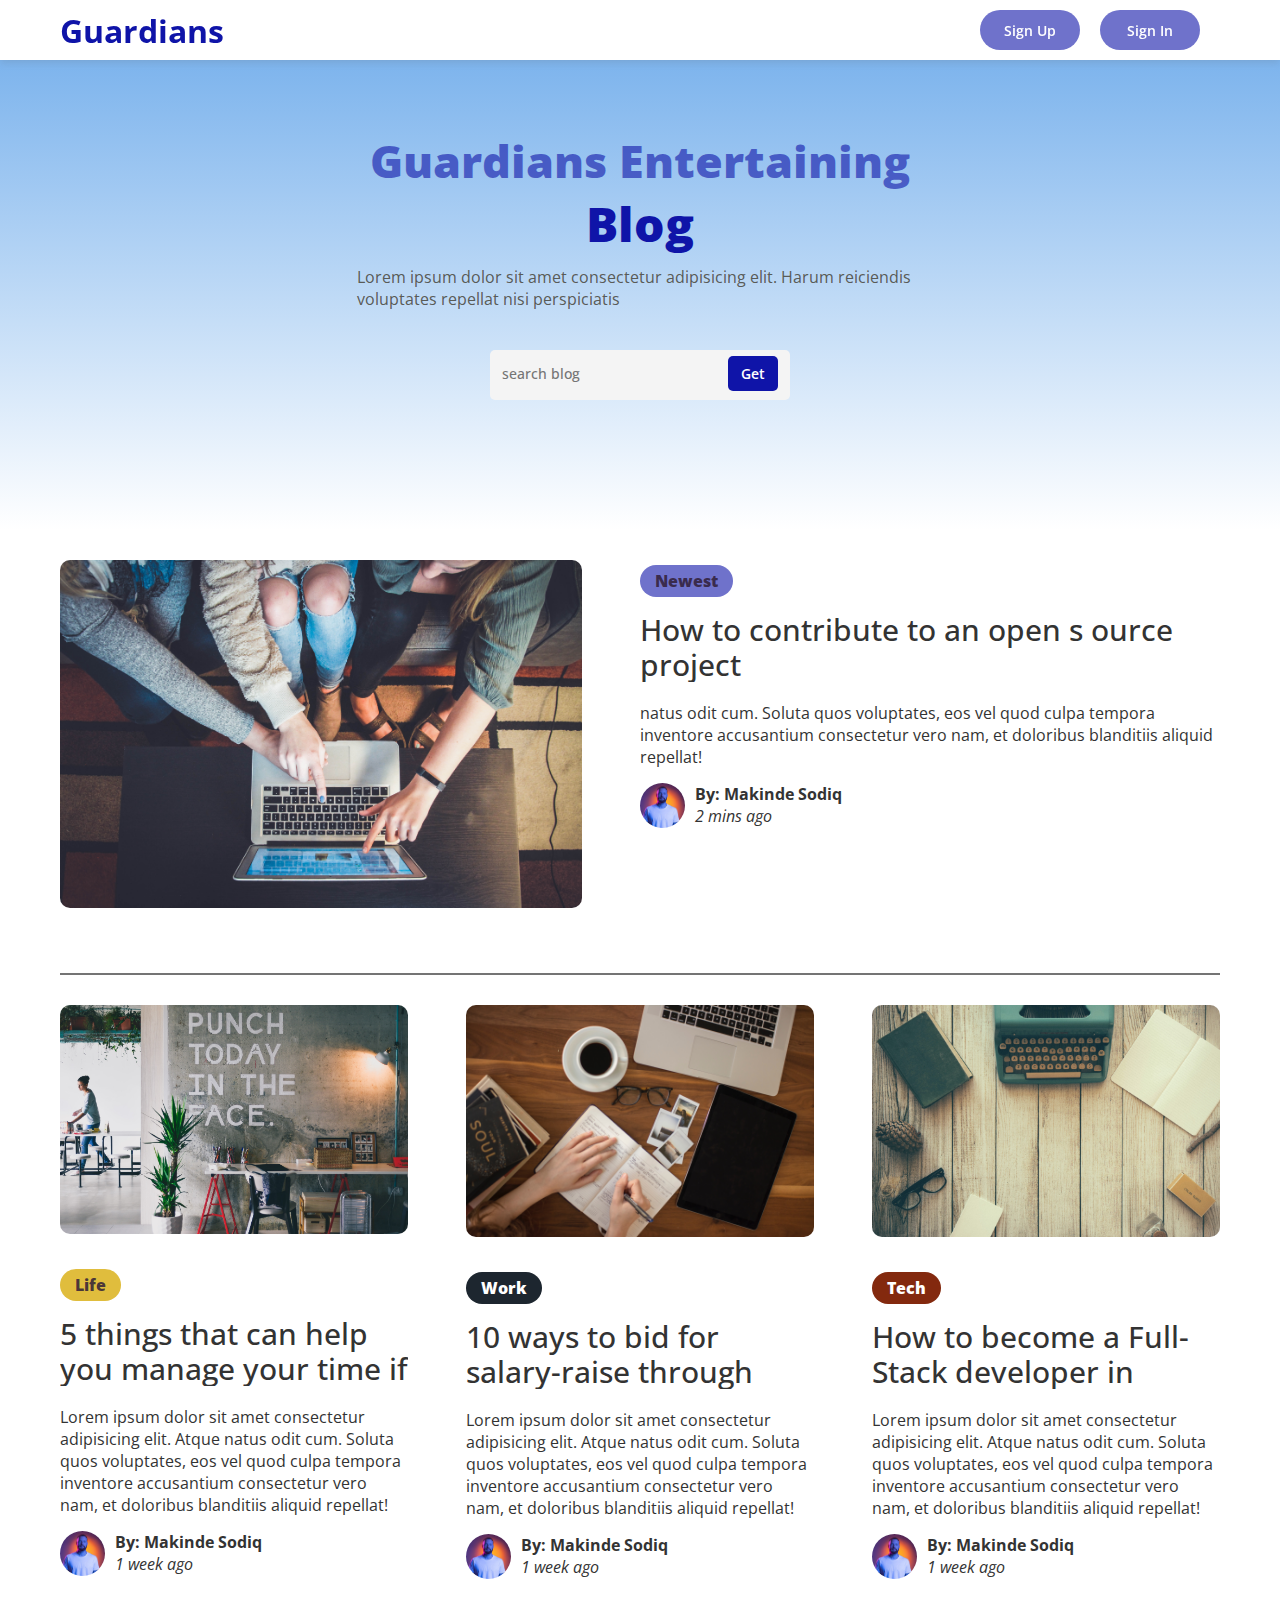
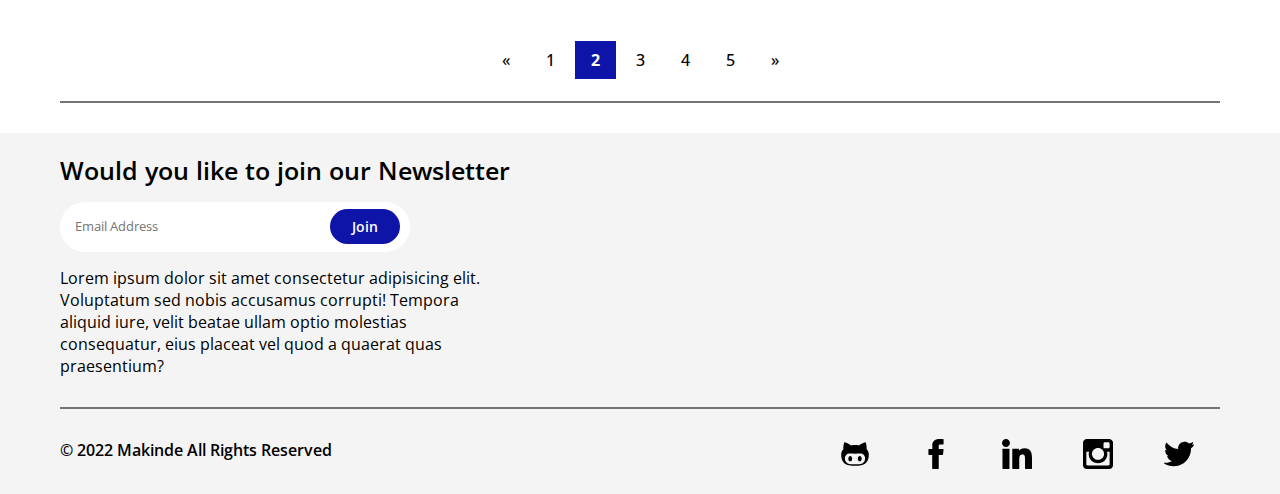
<file: index.html>
<!DOCTYPE html>
<html lang="en">
  <head>
    <meta charset="UTF-8" />
    <meta http-equiv="X-UA-Compatible" content="IE=edge" />
    <meta
      name="description"
      content="This website showcase 4 must-read blog every week"
    />
    <meta name="viewport" content="width=device-width, initial-scale=1.0" />
    <title>Grandians - Blog Webpage</title>
    <link rel="stylesheet" href="./assets/style.css" />
    <link rel="preconnect" href="https://fonts.googleapis.com" />
    <link rel="preconnect" href="https://fonts.gstatic.com" crossorigin />
    <link
      href="https://fonts.googleapis.com/css2?family=Inter:wght@400;500;600;700;800;900&family=Open+Sans:ital,wght@0,400;0,500;0,600;0,700;0,800;1,400;1,500;1,600;1,700;1,800&display=swap"
      rel="stylesheet"
    />
  </head>
  <body>
    <nav>
      <div class="container navbar">
        <h1><a href="index.html">Guardians</a></h1>

        <ul class="navlinks">
          <li><a href="profile.html">Profile</a></li>
          <button><a href="./forms/sign.html">Sign Up</a></button>
          <button><a href="./forms/log.html">Sign In</a></button>
        </ul>

        <button class="away"><a href="./forms/sign.html">Sign Up</a></button>
        <button class="away"><a href="./forms/log.html">Sign In</a></button>

        <div class="hamburger">
          <div class="line1"></div>
          <div class="line1"></div>
          <div class="line1"></div>
        </div>
      </div>
    </nav>

    <div class="main_banner">
      <div class="container banner">
        <div class="inner">
          <h2>
            Guardians Entertaining
            <span>Blog</span>
          </h2>
          <p>
            Lorem ipsum dolor sit amet consectetur adipisicing elit. Harum
            reiciendis voluptates repellat nisi perspiciatis
          </p>

          <div class="search_field">
            <form action="">
              <input type="text" placeholder="search blog" />
              <button type="submit">Get</button>
            </form>
          </div>
        </div>
      </div>
    </div>

    <!-- ===========
    BLOG POST
    ============= -->
    <div class="container main_blog">
      <div class="first_blog num1">
        <img src="images/blog1.jpg" class="main_pic" />

        <div class="component1">
          <a href="content.html">
            <label for="">Newest</label>
            <h3>How to contribute to an open s ource project</h3>
            <p>
              natus odit cum. Soluta quos voluptates, eos vel quod culpa tempora
              inventore accusantium consectetur vero nam, et doloribus
              blanditiis aliquid repellat!
            </p>

            <div class="by">
              <a href="profile.html">
                <img src="images/avatar.jpg" alt="" />
                <div class="name">
                  <h4>By: <span>Makinde Sodiq</span></h4>
                  <i>2 mins ago</i>
                </div>
              </a>
            </div>
          </a>
        </div>
      </div>
      <hr />

      <div class="other_blogs">
        <div class="first_blog others">
          <img src="images/blog2.jpg" class="main_pic" />

          <div class="component1">
            <label for="" style="background-color: rgb(224, 189, 61)"
              >Life</label
            >
            <a href="content.html">
              <h3>
                5 things that can help you manage your time if you are a
                busy-person
              </h3>
              <p>
                Lorem ipsum dolor sit amet consectetur adipisicing elit. Atque
                natus odit cum. Soluta quos voluptates, eos vel quod culpa
                tempora inventore accusantium consectetur vero nam, et doloribus
                blanditiis aliquid repellat!
              </p>

              <div class="by">
                <a href="profile.html">
                  <img src="images/avatar.jpg" alt="" />
                  <div class="name">
                    <h4>By: <span>Makinde Sodiq</span></h4>
                    <i>1 week ago</i>
                  </div>
                </a>
              </div>
            </a>
          </div>
        </div>

        <div class="first_blog others">
          <img src="images/blog3.jpg" class="main_pic" />

          <div class="component1">
            <label
              for=""
              style="background-color: rgb(29, 38, 47); color: white"
              >Work</label
            >
            <a href="content.html">
              <h3>10 ways to bid for salary-raise through email</h3>
              <p>
                Lorem ipsum dolor sit amet consectetur adipisicing elit. Atque
                natus odit cum. Soluta quos voluptates, eos vel quod culpa
                tempora inventore accusantium consectetur vero nam, et doloribus
                blanditiis aliquid repellat!
              </p>

              <div class="by">
                <a href="profile.html">
                  <img src="images/avatar.jpg" alt="" />
                  <div class="name">
                    <h4>By: <span>Makinde Sodiq</span></h4>
                    <i>1 week ago</i>
                  </div>
                </a>
              </div>
            </a>
          </div>
        </div>

        <div class="first_blog others">
          <img src="images/blog4.jpg" class="main_pic" />

          <div class="component1">
            <label
              for=""
              style="background-color: rgb(131, 41, 14); color: white"
              >Tech</label
            >
            <a href="content.html">
              <h3>How to become a Full-Stack developer in 8months</h3>
              <p>
                Lorem ipsum dolor sit amet consectetur adipisicing elit. Atque
                natus odit cum. Soluta quos voluptates, eos vel quod culpa
                tempora inventore accusantium consectetur vero nam, et doloribus
                blanditiis aliquid repellat!
              </p>

              <div class="by">
                <a href="profile.html">
                  <img src="images/avatar.jpg" alt="" />
                  <div class="name">
                    <h4>By: <span>Makinde Sodiq</span></h4>
                    <i>1 week ago</i>
                  </div>
                </a>
              </div>
            </a>
          </div>
        </div>
      </div>

      <div class="pagination">
        <a href="#">&laquo;</a>
        <a href="#">1</a>
        <a class="active" href="#">2</a>
        <a href="#">3</a>
        <a href="#">4</a>
        <a href="#">5</a>

        <a href="#">&raquo;</a>
      </div>
      <hr />
    </div>

    <footer>
      <div class="container">
        <div class="foot">
          <h3>Would you like to join our Newsletter</h3>
          <div class="new_mail">
            <form action="">
              <input type="text" placeholder="Email Address" />
              <button type="submit">Join</button>
            </form>
          </div>
          <p>
            Lorem ipsum dolor sit amet consectetur adipisicing elit. Voluptatum
            sed nobis accusamus corrupti! Tempora aliquid iure, velit beatae
            ullam optio molestias consequatur, eius placeat vel quod a quaerat
            quas praesentium?
          </p>
          <hr />

          <div class="copyr">
            <ul class="socials">
              <li>
                <a href=""><img src="./svg/github-svgrepo-com.svg" alt="" /></a>
              </li>
              <li>
                <a href=""
                  ><img src="./svg/facebook-svgrepo-com.svg" alt=""
                /></a>
              </li>
              <li>
                <a href=""
                  ><img src="./svg/linkedin-svgrepo-com.svg" alt=""
                /></a>
              </li>
              <li>
                <a href=""
                  ><img src="./svg/instagram-svgrepo-com.svg" alt=""
                /></a>
              </li>
              <li>
                <a href=""
                  ><img src="./svg/twitter-svgrepo-com.svg" alt=""
                /></a>
              </li>
            </ul>

            <p>&copy; 2022 Makinde All Rights Reserved</p>
          </div>
        </div>
      </div>
    </footer>
    <script src="./assets/script.js"></script>
  </body>
</html>
</file>
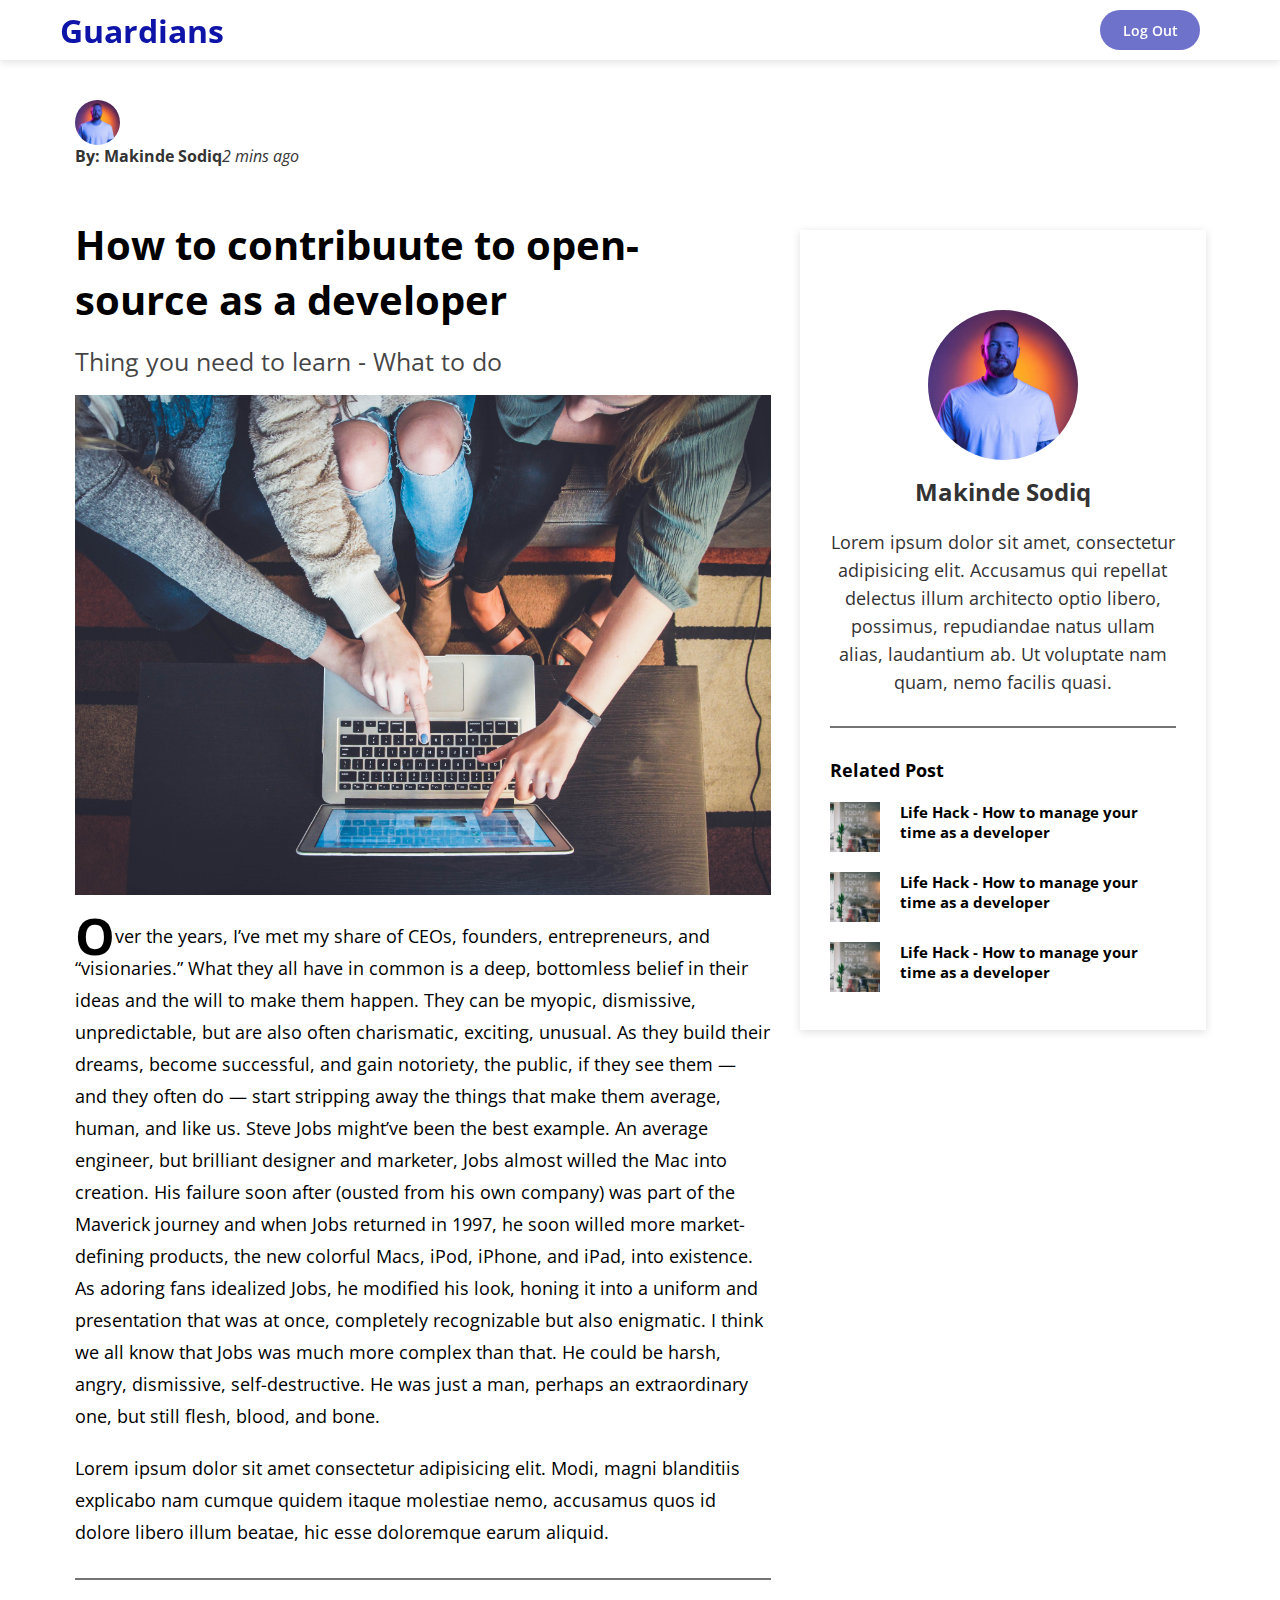
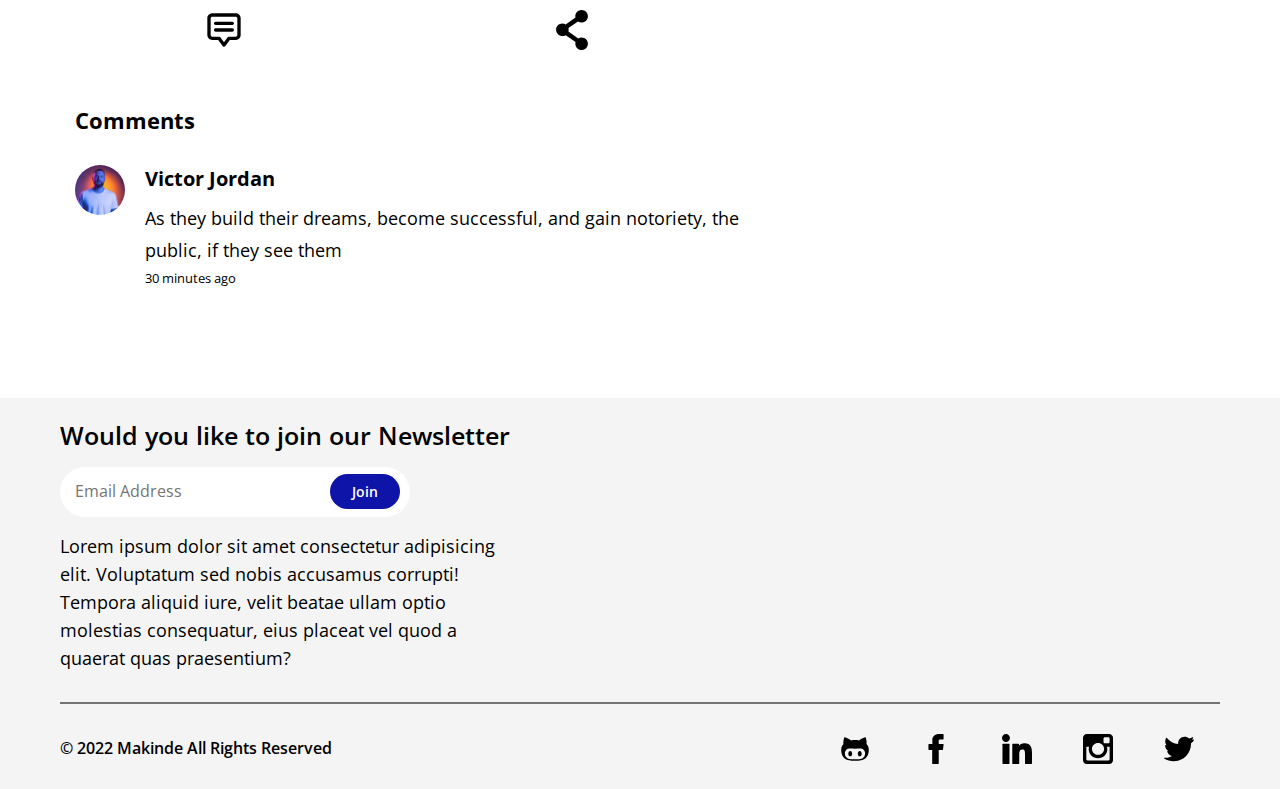
<file: content.html>
<!DOCTYPE html>
<html lang="en">
  <head>
    <meta charset="UTF-8" />
    <meta http-equiv="X-UA-Compatible" content="IE=edge" />
    <meta
      name="description"
      content="This website showcase 4 must-read blog every week"
    />
    <meta name="viewport" content="width=device-width, initial-scale=1.0" />
    <title>Grandians - Blog Webpage</title>
    <link rel="stylesheet" href="./assets/style.css" />
    <link rel="stylesheet" href="./assets/content.css" />
    <link rel="preconnect" href="https://fonts.googleapis.com" />
    <link rel="preconnect" href="https://fonts.gstatic.com" crossorigin />
    <link
      href="https://fonts.googleapis.com/css2?family=Inter:wght@400;500;600;700;800;900&family=Open+Sans:ital,wght@0,400;0,500;0,600;0,700;0,800;1,400;1,500;1,600;1,700;1,800&display=swap"
      rel="stylesheet"
    />
  </head>
  <body>
    <nav>
      <div class="container navbar">
         <h1><a href="index.html">Guardians</a></h1>

        <!-- <ul class="navlinks">
          <li>Home</li>
          <li>Top</li>
          <li>Categories</li>
          <li>About</li>
        
        </ul> -->

        <button class="away">
          <a href="index.html"> Log Out </a>
        </button>

        <div class="hamburger">
          <div class="line1"></div>
          <div class="line1"></div>
          <div class="line1"></div>
        </div>
      </div>
    </nav>

    <main class="container">
      <div class="ff_content">
        <div class="person">
          <div class="by">
            <a href="profile.html">
            <img src="images/avatar.jpg" alt="" />
            <div class="name">
              <a href="profile.html">
              <h4>By: <span>Makinde Sodiq</span></h4>
              <i>2 mins ago</i>
              </a>
            </div>
            
          </div>

          <div class="title">
            <h2>How to contribuute to open-source as a developer</h2>
            <p>Thing you need to learn - What to do</p>

            <img src="./images/blog1.jpg" alt="blog" />
          </div>

          <div class="content_itself">
            <p class="main_script">
                Over the years, I’ve met my share of CEOs, founders, entrepreneurs, and “visionaries.” What they all have in common is a deep, bottomless belief in their ideas and the will to make them happen.

                They can be myopic, dismissive, unpredictable, but are also often charismatic, exciting, unusual. As they build their dreams, become successful, and gain notoriety, the public, if they see them — and they often do — start stripping away the things that make them average, human, and like us.
                
                Steve Jobs might’ve been the best example. An average engineer, but brilliant designer and marketer, Jobs almost willed the Mac into creation. His failure soon after (ousted from his own company) was part of the Maverick journey and when Jobs returned in 1997, he soon willed more market-defining products, the new colorful Macs, iPod, iPhone, and iPad, into existence.
                
                As adoring fans idealized Jobs, he modified his look, honing it into a uniform and presentation that was at once, completely recognizable but also enigmatic.
                
                I think we all know that Jobs was much more complex than that. He could be harsh, angry, dismissive, self-destructive. He was just a man, perhaps an extraordinary one, but still flesh, blood, and bone.
              <p>Lorem ipsum dolor sit amet consectetur adipisicing elit. Modi, magni blanditiis explicabo nam cumque quidem itaque molestiae nemo, accusamus quos id dolore libero illum beatae, hic esse doloremque earum aliquid.</p>
            </p>

            <hr>

            <div class="icon">
              <div class="width_c">
              <img src="svg/comment-svgrepo-com.svg" onclick="commentbox()">
              </div>
              <div class="width_c">
                <a href="email.html">
              <img src="svg/share-svgrepo-com.svg" alt="">
              </a>
              </div>
            </div>

            <form action="" class="comment_sec">
              <textarea name="" id="" cols="30" rows="10"></textarea>
              <button type="submit">Comment</button>
            </form>

            <div class="comment">
              <h2>Comments</h2>
              <div class="p_person">
                <img src="images/avatar.jpg" alt="">

                <div class="c_name">
                  <h3>Victor Jordan</h3>
                 
                  <p> As they build their dreams, become successful, and gain notoriety, the public, if they see them </p>
                  <small>30 minutes ago</small>
                </div>
              </div>
            </div>
          </div>
        </div>
      </div>
      <aside>
        <a href="profile.html">
       <div class="profile">
         <img src="images/avatar.jpg" alt="">
         <h2>Makinde Sodiq</h2>
         <p>Lorem ipsum dolor sit amet, consectetur adipisicing elit. Accusamus qui repellat delectus illum architecto optio libero, possimus, repudiandae natus ullam alias, laudantium ab. Ut voluptate nam quam, nemo facilis quasi.</p>
       </div>
       </a>
       <hr>

       <div class="related">
         <h3>Related Post</h3>
         <div class="rt">
           <img src="images/blog2.jpg" alt="">
           <h5>Life Hack - How to manage your time as a developer</h5>
         </div>
         <div class="rt">
           <img src="images/blog2.jpg" alt="">
           <h5>Life Hack - How to manage your time as a developer</h5>
         </div>
         <div class="rt">
           <img src="images/blog2.jpg" alt="">
           <h5>Life Hack - How to manage your time as a developer</h5>
         </div>
       </div>
      </aside>
    </main>


    <footer>
      <div class="container">
        <div class="foot">
          <h3>Would you like to join our Newsletter</h3>
          <div class="new_mail">
            <form action="">
              <input type="text" placeholder="Email Address" />
              <button type="submit">Join</button>
            </form>
          </div>
          <p>
            Lorem ipsum dolor sit amet consectetur adipisicing elit. Voluptatum
            sed nobis accusamus corrupti! Tempora aliquid iure, velit beatae
            ullam optio molestias consequatur, eius placeat vel quod a quaerat
            quas praesentium?
          </p>
          <hr />

          <div class="copyr">
            <ul class="socials">
              <li>
                <a href=""><img src="./svg/github-svgrepo-com.svg" alt="" /></a>
              </li>
              <li>
                <a href=""
                  ><img src="./svg/facebook-svgrepo-com.svg" alt=""
                /></a>
              </li>
              <li>
                <a href=""
                  ><img src="./svg/linkedin-svgrepo-com.svg" alt=""
                /></a>
              </li>
              <li>
                <a href=""
                  ><img src="./svg/instagram-svgrepo-com.svg" alt=""
                /></a>
              </li>
              <li>
                <a href=""
                  ><img src="./svg/twitter-svgrepo-com.svg" alt=""
                /></a>
              </li>
            </ul>

            <p>&copy; 2022 Makinde All Rights Reserved</p>
          </div>
        </div>
      </div>
    </footer>
    <script src="./assets/script.js"></script>
  </body>
</html>
</file>
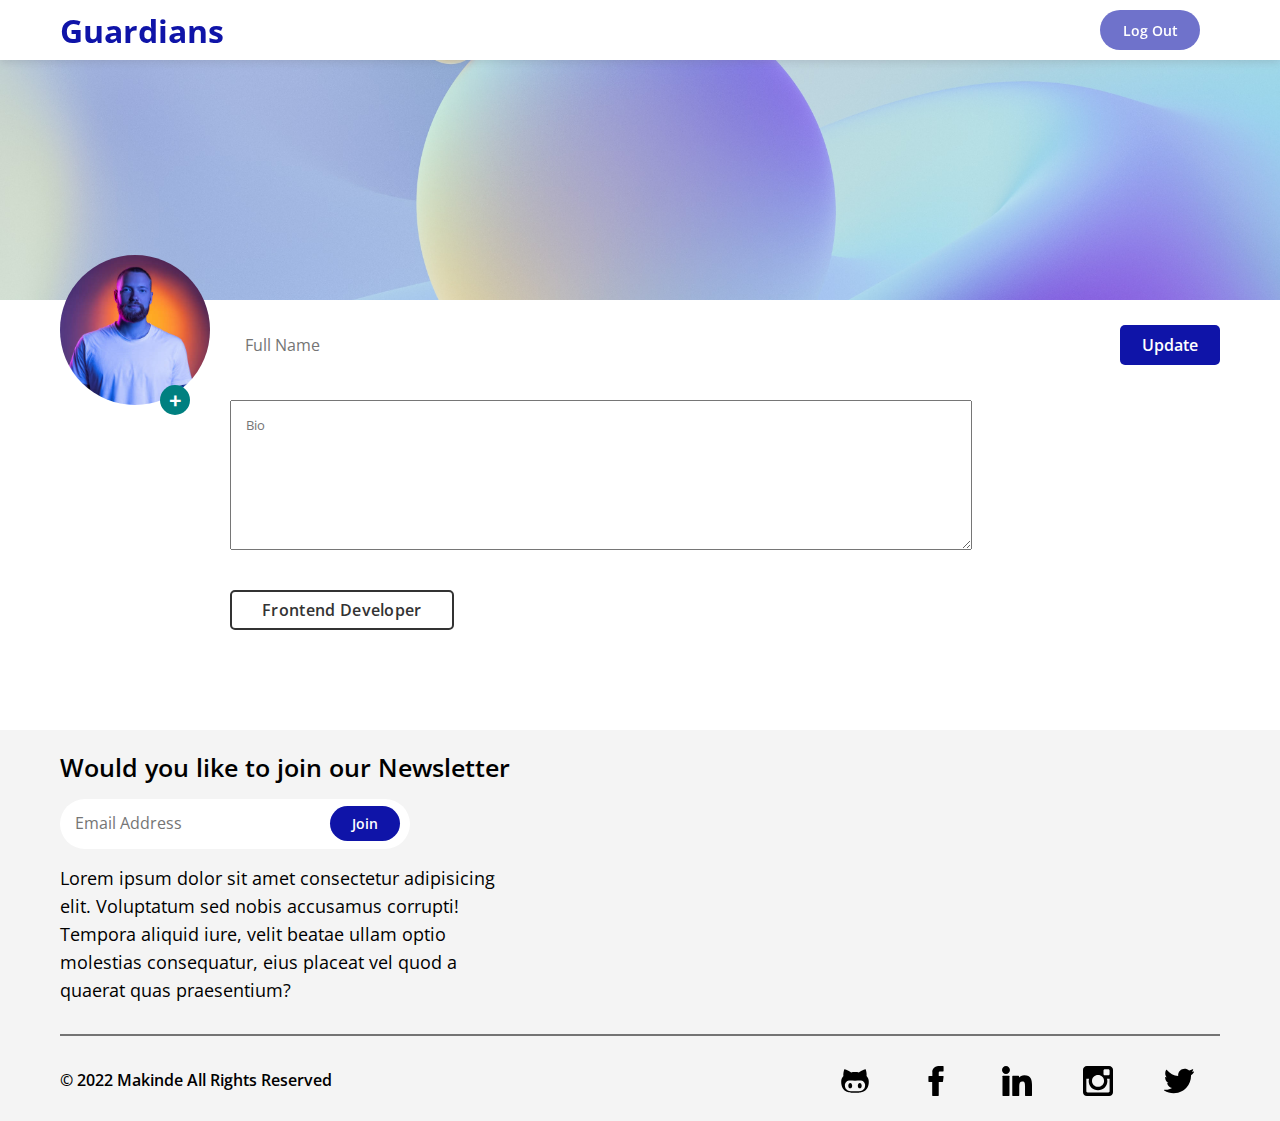
<file: edit.html>
<!DOCTYPE html>
<html lang="en">
  <head>
    <meta charset="UTF-8" />
    <meta http-equiv="X-UA-Compatible" content="IE=edge" />
    <meta
      name="description"
      content="This website showcase 4 must-read blog every week"
    />
    <meta name="viewport" content="width=device-width, initial-scale=1.0" />
    <title>Settings</title>
    <link rel="stylesheet" href="./assets/style.css" />
    <link rel="stylesheet" href="./assets/content.css" />
    <link rel="preconnect" href="https://fonts.googleapis.com" />
    <link rel="preconnect" href="https://fonts.gstatic.com" crossorigin />
    <link
      href="https://fonts.googleapis.com/css2?family=Inter:wght@400;500;600;700;800;900&family=Open+Sans:ital,wght@0,400;0,500;0,600;0,700;0,800;1,400;1,500;1,600;1,700;1,800&display=swap"
      rel="stylesheet"
    />
  </head>
  <body>
    <nav>
      <div class="container navbar">
        <h1><a href="index.html">Guardians</a></h1>

        <!-- <ul class="navlinks">
          <li>Product</li>
          <li>All</li>
          <li>Contact</li>
          <li>About</li>
          <li>Services</li>
        </ul> -->

        <button class="away">
          <a href="index.html"> Log Out </a>
        </button>

        <div class="hamburger">
          <div class="line1"></div>
          <div class="line1"></div>
          <div class="line1"></div>
        </div>
      </div>
    </nav>
    <form action="profile.html">
      <div class="profile">
        <div class="cover_pic">
          <img src="images/cover.jpg" alt="" />
        </div>

        <div class="container edit">
          <button type="submit">Update</button>

          <div class="bio">
            <img src="images/avatar.jpg" alt="" />
            <label for="upload">+</label>
            <input type="file" id="upload" style="display: none" />
            <div class="b_text">
              <input type="text" placeholder="Full Name" />
              <textarea name="" id="" placeholder="Bio"></textarea>
              <button>Frontend Developer</button>
            </div>
          </div>
        </div>
      </div>
    </form>
    <footer>
      <div class="container">
        <div class="foot">
          <h3>Would you like to join our Newsletter</h3>
          <div class="new_mail">
            <form action="">
              <input type="text" placeholder="Email Address" />
              <button type="submit">Join</button>
            </form>
          </div>
          <p>
            Lorem ipsum dolor sit amet consectetur adipisicing elit. Voluptatum
            sed nobis accusamus corrupti! Tempora aliquid iure, velit beatae
            ullam optio molestias consequatur, eius placeat vel quod a quaerat
            quas praesentium?
          </p>
          <hr />

          <div class="copyr">
            <ul class="socials">
              <li>
                <a href=""><img src="./svg/github-svgrepo-com.svg" alt="" /></a>
              </li>
              <li>
                <a href=""
                  ><img src="./svg/facebook-svgrepo-com.svg" alt=""
                /></a>
              </li>
              <li>
                <a href=""
                  ><img src="./svg/linkedin-svgrepo-com.svg" alt=""
                /></a>
              </li>
              <li>
                <a href=""
                  ><img src="./svg/instagram-svgrepo-com.svg" alt=""
                /></a>
              </li>
              <li>
                <a href=""
                  ><img src="./svg/twitter-svgrepo-com.svg" alt=""
                /></a>
              </li>
            </ul>

            <p>&copy; 2022 Makinde All Rights Reserved</p>
          </div>
        </div>
      </div>
    </footer>
    <script src="./assets/script.js"></script>
  </body>
</html>
</file>
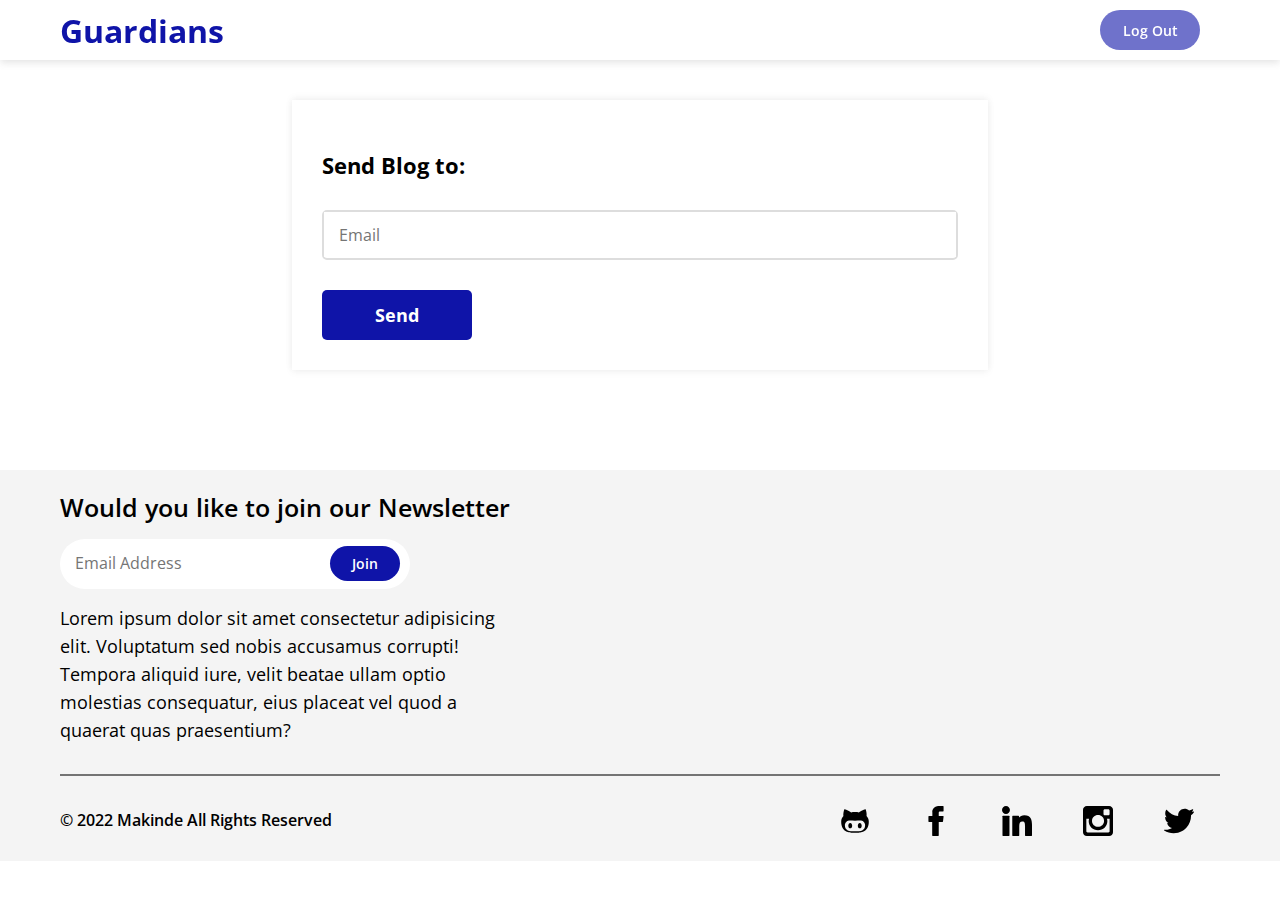
<file: email.html>
<!DOCTYPE html>
<html lang="en">
  <head>
    <meta charset="UTF-8" />
    <meta http-equiv="X-UA-Compatible" content="IE=edge" />
    <meta
      name="description"
      content="This website showcase 4 must-read blog every week"
    />
    <meta name="viewport" content="width=device-width, initial-scale=1.0" />
    <title>Send Mail to:</title>
    <link rel="stylesheet" href="./assets/style.css" />
    <link rel="stylesheet" href="./assets/content.css" />
    <link rel="preconnect" href="https://fonts.googleapis.com" />
    <link rel="preconnect" href="https://fonts.gstatic.com" crossorigin />
    <link
      href="https://fonts.googleapis.com/css2?family=Inter:wght@400;500;600;700;800;900&family=Open+Sans:ital,wght@0,400;0,500;0,600;0,700;0,800;1,400;1,500;1,600;1,700;1,800&display=swap"
      rel="stylesheet"
    />
  </head>
  <body>
    <nav>
      <div class="container navbar">
        <h1><a href="index.html">Guardians</a></h1>

        <!-- <ul class="navlinks">
          <li>Home</li>
          <li>Top</li>
          <li>Categories</li>
          <li>About</li>
        
        </ul> -->

        <button class="away">
          <a href="index.html"> Log Out </a>
        </button>

        <div class="hamburger">
          <div class="line1"></div>
          <div class="line1"></div>
          <div class="line1"></div>
        </div>
      </div>
    </nav>

    <main class="container">
      <div class="inmail">
        <form action="">
          <h3>Send Blog to:</h3>
          <div class="password_parent">
            <input type="text" class="password" placeholder="Email" />
            <label for="password">Email</label>
          </div>

          <button type="submit">Send</button>
        </form>
      </div>
    </main>

    <footer>
      <div class="container">
        <div class="foot">
          <h3>Would you like to join our Newsletter</h3>
          <div class="new_mail">
            <form action="">
              <input type="text" placeholder="Email Address" />
              <button type="submit">Join</button>
            </form>
          </div>
          <p>
            Lorem ipsum dolor sit amet consectetur adipisicing elit. Voluptatum
            sed nobis accusamus corrupti! Tempora aliquid iure, velit beatae
            ullam optio molestias consequatur, eius placeat vel quod a quaerat
            quas praesentium?
          </p>
          <hr />

          <div class="copyr">
            <ul class="socials">
              <li>
                <a href=""><img src="./svg/github-svgrepo-com.svg" alt="" /></a>
              </li>
              <li>
                <a href=""
                  ><img src="./svg/facebook-svgrepo-com.svg" alt=""
                /></a>
              </li>
              <li>
                <a href=""
                  ><img src="./svg/linkedin-svgrepo-com.svg" alt=""
                /></a>
              </li>
              <li>
                <a href=""
                  ><img src="./svg/instagram-svgrepo-com.svg" alt=""
                /></a>
              </li>
              <li>
                <a href=""
                  ><img src="./svg/twitter-svgrepo-com.svg" alt=""
                /></a>
              </li>
            </ul>

            <p>&copy; 2022 Makinde All Rights Reserved</p>
          </div>
        </div>
      </div>
    </footer>
    <script src="../assets/script.js"></script>
  </body>
</html>
</file>
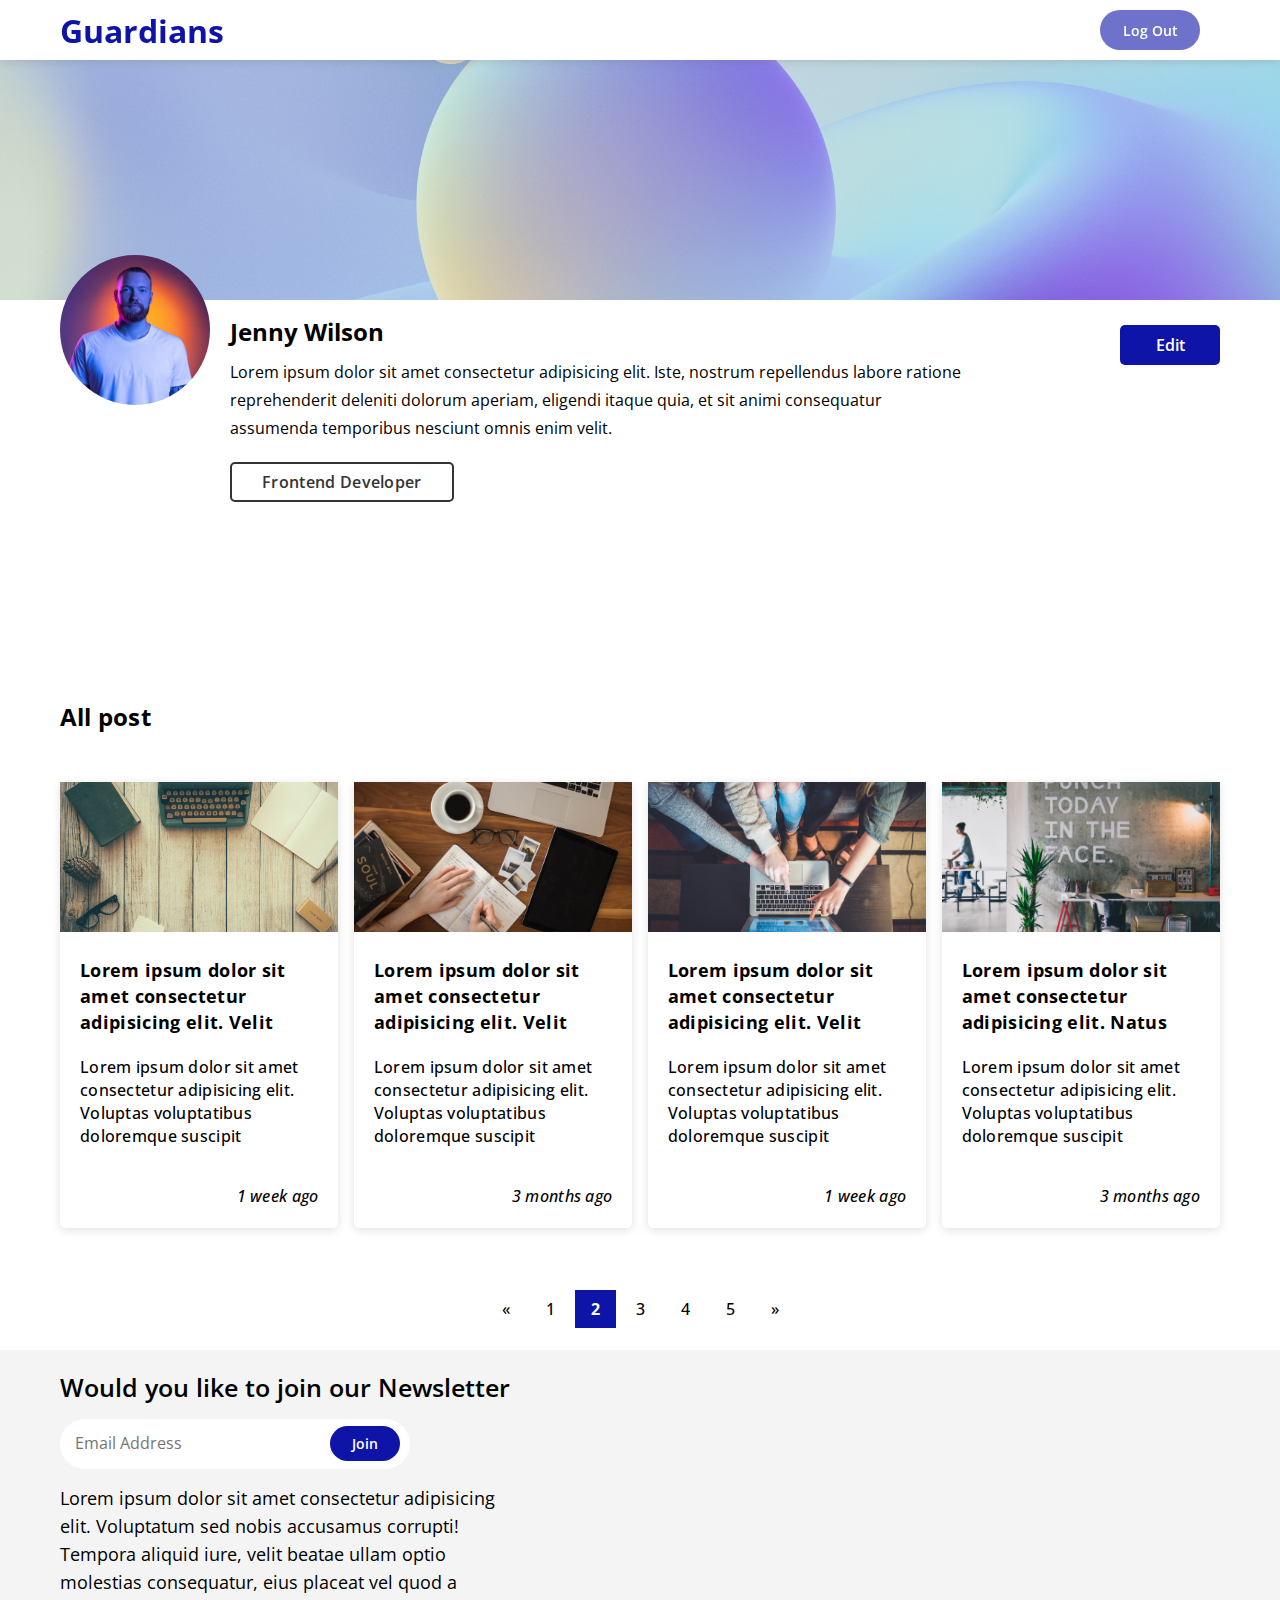
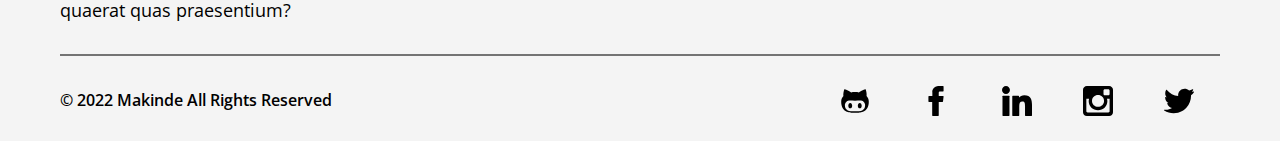
<file: profile.html>
<!DOCTYPE html>
<html lang="en">
  <head>
    <meta charset="UTF-8" />
    <meta http-equiv="X-UA-Compatible" content="IE=edge" />
    <meta
      name="description"
      content="This website showcase 4 must-read blog every week"
    />
    <meta name="viewport" content="width=device-width, initial-scale=1.0" />
    <title>Profile</title>
    <link rel="stylesheet" href="./assets/style.css" />
    <link rel="stylesheet" href="./assets/content.css" />
    <link rel="preconnect" href="https://fonts.googleapis.com" />
    <link rel="preconnect" href="https://fonts.gstatic.com" crossorigin />
    <link
      href="https://fonts.googleapis.com/css2?family=Inter:wght@400;500;600;700;800;900&family=Open+Sans:ital,wght@0,400;0,500;0,600;0,700;0,800;1,400;1,500;1,600;1,700;1,800&display=swap"
      rel="stylesheet"
    />
  </head>
  <body>
    <nav>
      <div class="container navbar">
        <h1><a href="index.html">Guardians</a></h1>

        <!-- <ul class="navlinks">
          <li>Product</li>
          <li>All</li>
          <li>Contact</li>
          <li>About</li>
          <li>Services</li>
        </ul> -->

        <button class="away">
          <a href="index.html"> Log Out </a>
        </button>

        <div class="hamburger">
          <div class="line1"></div>
          <div class="line1"></div>
          <div class="line1"></div>
        </div>
      </div>
    </nav>

    <div class="profile">
      <div class="cover_pic">
        <img src="images/cover.jpg" alt="" />
      </div>

      <div class="container edit">
        <a href="edit.html"><button>Edit</button></a>

        <div class="bio">
          <img src="images/avatar.jpg" alt="" />
          <div class="b_text">
            <h2>Jenny Wilson</h2>
            <p>
              Lorem ipsum dolor sit amet consectetur adipisicing elit. Iste,
              nostrum repellendus labore ratione reprehenderit deleniti dolorum
              aperiam, eligendi itaque quia, et sit animi consequatur assumenda
              temporibus nesciunt omnis enim velit.
            </p>
            <button>Frontend Developer</button>
          </div>
        </div>
      </div>

      <div class="container all_post">
        <h2>All post</h2>

        <div class="p_cards">
          <div class="card">
            <img src="images/blog4.jpg" alt="" />
            <div class="desc">
              <h4>
                Lorem ipsum dolor sit amet consectetur adipisicing elit. Velit
                maiores, odit aut
              </h4>
              <p>
                Lorem ipsum dolor sit amet consectetur adipisicing elit.
                Voluptas voluptatibus doloremque suscipit
              </p>

              <div class="when">
                <p><i>1 week ago</i></p>
              </div>
            </div>
          </div>
          <div class="card">
            <img src="images/blog3.jpg" alt="" />
            <div class="desc">
              <h4>
                Lorem ipsum dolor sit amet consectetur adipisicing elit. Velit
                maiores, odit aut
              </h4>
              <p>
                Lorem ipsum dolor sit amet consectetur adipisicing elit.
                Voluptas voluptatibus doloremque suscipit
              </p>

              <div class="when">
                <p><i>3 months ago</i></p>
              </div>
            </div>
          </div>
          <div class="card">
            <img src="images/blog1.jpg" alt="" />
            <div class="desc">
              <h4>
                Lorem ipsum dolor sit amet consectetur adipisicing elit. Velit
                maiores, odit aut
              </h4>
              <p>
                Lorem ipsum dolor sit amet consectetur adipisicing elit.
                Voluptas voluptatibus doloremque suscipit
              </p>

              <div class="when">
                <p><i>1 week ago</i></p>
              </div>
            </div>
          </div>
          <div class="card">
            <img src="images/blog2.jpg" alt="" />
            <div class="desc">
              <h4>
                Lorem ipsum dolor sit amet consectetur adipisicing elit. Natus
                nemo reiciendis dolorum dolore. Amet, nam. Id rem aspernatur
                aliquam dolore nisi cum, quibusdam facilis repudiandae,
                voluptatem quos quis accusantium itaque. Illo similique aliquid
                maxime, numquam repellat soluta voluptatibus dolor quis natus
                doloribus ipsa non. Aliquam fugiat animi officia ab placeat nemo
                earum harum, doloremque possimus, nobis aperiam quasi cumque
                vero. Qui, aspernatur. Qui ab quod voluptatem reprehenderit,
                totam obcaecati perferendis dolore doloremque fugit, officia
                repellendus dignissimos? Ex dignissimos quod blanditiis aliquam
                molestiae modi, eaque quasi labore ratione doloribus quam
                eligendi? Velit, cum corporis! Consectetur corrupti magni natus
                consequuntur aliquid minus dolorem vero neque, laudantium quae
                ut harum omnis eum rerum! Incidunt veniam consequuntur quo
                officiis ipsa veritatis ipsam blanditiis velit!
              </h4>
              <p>
                Lorem ipsum dolor sit amet consectetur adipisicing elit.
                Voluptas voluptatibus doloremque suscipit
              </p>

              <div class="when">
                <p><i>3 months ago</i></p>
              </div>
            </div>
          </div>
        </div>
      </div>
      <div class="pagination" style="margin-bottom: 30px">
        <a href="#">&laquo;</a>
        <a href="#">1</a>
        <a class="active" href="#">2</a>
        <a href="#">3</a>
        <a href="#">4</a>
        <a href="#">5</a>

        <a href="#">&raquo;</a>
      </div>
    </div>

    <footer>
      <div class="container">
        <div class="foot">
          <h3>Would you like to join our Newsletter</h3>
          <div class="new_mail">
            <form action="">
              <input type="text" placeholder="Email Address" />
              <button type="submit">Join</button>
            </form>
          </div>
          <p>
            Lorem ipsum dolor sit amet consectetur adipisicing elit. Voluptatum
            sed nobis accusamus corrupti! Tempora aliquid iure, velit beatae
            ullam optio molestias consequatur, eius placeat vel quod a quaerat
            quas praesentium?
          </p>
          <hr />

          <div class="copyr">
            <ul class="socials">
              <li>
                <a href=""><img src="./svg/github-svgrepo-com.svg" alt="" /></a>
              </li>
              <li>
                <a href=""
                  ><img src="./svg/facebook-svgrepo-com.svg" alt=""
                /></a>
              </li>
              <li>
                <a href=""
                  ><img src="./svg/linkedin-svgrepo-com.svg" alt=""
                /></a>
              </li>
              <li>
                <a href=""
                  ><img src="./svg/instagram-svgrepo-com.svg" alt=""
                /></a>
              </li>
              <li>
                <a href=""
                  ><img src="./svg/twitter-svgrepo-com.svg" alt=""
                /></a>
              </li>
            </ul>

            <p>&copy; 2022 Makinde All Rights Reserved</p>
          </div>
        </div>
      </div>
    </footer>
    <script src="./assets/script.js"></script>
  </body>
</html>
</file>
<file: assets/style.css>
* {
  margin: 0;
  padding: 0;
  -webkit-box-sizing: border-box;
          box-sizing: border-box;
  text-decoration: none;
  list-style-type: none;
  font-family: "Inter", sans-serif;
  font-family: "Open Sans", sans-serif;
}

:root {
  --primary-color: #ffffff;
  --box-shadow: rgba(99, 99, 99, 0.2) 0px 2px 8px 0px;
  --logo: #0f14a8;
  --mini-blue: rgba(15, 20, 168, 0.6);
  --black: #333333;
}

img {
  max-width: 100%;
  -o-object-fit: cover;
     object-fit: cover;
}

.container {
  max-width: 1240px;
  margin: 0 auto;
  padding: 0 20px;
}

small {
  margin: 10px 0;
}

nav {
  background-color: var(--primary-color);
  -webkit-box-shadow: var(--box-shadow);
          box-shadow: var(--box-shadow);
  height: 60px;
  width: 100%;
  position: fixed;
  left: 0;
  top: 0;
  z-index: 10;
}

.navbar {
  display: -webkit-box;
  display: -ms-flexbox;
  display: flex;
  -webkit-box-pack: center;
      -ms-flex-pack: center;
          justify-content: center;
  -webkit-box-align: center;
      -ms-flex-align: center;
          align-items: center;
  height: 60px;
  z-index: 10;
}

.navbar h1 {
  color: var(--logo);
  margin-right: auto;
}

.navbar h1 a {
  color: var(--logo);
}

.navbar ul {
  display: -webkit-box;
  display: -ms-flexbox;
  display: flex;
  margin-right: auto;
  -ms-flex-pack: distribute;
      justify-content: space-around;
  width: 60%;
}

.navbar ul li {
  font-size: 16px;
  font-weight: 600;
  color: #333333;
}

.navbar ul li a {
  color: #333333;
}

.navbar button {
  width: 100px;
  height: 40px;
  border-radius: 50px;
  font-size: 14px;
  font-weight: 600;
  color: var(--primary-color);
  background-color: var(--mini-blue);
  border: 0;
  margin-top: 20px;
  margin-right: 20px;
}

.navbar button a {
  color: #ffffff;
}

.main_banner {
  margin-top: 60px;
  background: white;
  background: -webkit-gradient(linear, left bottom, left top, from(rgba(255, 255, 255, 0.207703)), to(rgba(18, 118, 222, 0.55)));
  background: linear-gradient(0deg, rgba(255, 255, 255, 0.207703) 0%, rgba(18, 118, 222, 0.55) 100%);
  min-height: 470px;
}

.main_banner .banner {
  display: -webkit-box;
  display: -ms-flexbox;
  display: flex;
  -webkit-box-pack: center;
      -ms-flex-pack: center;
          justify-content: center;
  min-height: 470px;
  max-width: 530px;
}

.main_banner .banner .inner {
  margin-top: 70px;
  text-align: center;
}

.main_banner .banner .inner h2 {
  font-size: 35px;
  font-weight: 800;
  color: var(--mini-blue);
}

.main_banner .banner .inner h2 span {
  font-size: 37px;
  color: var(--logo);
}

.main_banner .banner .inner p {
  text-align: left;
  margin: 10px 0;
  color: rgba(83, 83, 77, 0.959);
}

.main_banner .banner .search_field {
  max-width: 300px;
  height: 50px;
  margin: 40px auto;
  border-radius: 5px;
  background-color: #f4f4f4;
}

.main_banner .banner .search_field input {
  width: 222px;
  outline: 0;
  height: 47px;
  border: 0;
  background: #f4f4f4;
  font-size: 14px;
  font-weight: 500;
}

.main_banner .banner .search_field button {
  width: 50px;
  height: 35px;
  border-radius: 5px;
  font-size: 14px;
  font-weight: 600;
  border: 0;
  color: #ffffff;
  background-color: var(--logo);
}

.main_blog {
  margin-top: 30px;
}

.main_blog .first_blog .main_pic {
  border-radius: 10px;
  margin-bottom: 35px;
}

.main_blog .first_blog .component1 {
  color: #333333;
}

.main_blog .first_blog .component1 label {
  background-color: var(--mini-blue);
  color: rgba(49, 31, 56, 0.87);
  font-weight: 800;
  padding: 5px 15px;
  border-radius: 50px;
}

.main_blog .first_blog .component1 h3 {
  font-size: 30px;
  color: #333333;
  font-weight: 500;
  margin: 20px 0;
  line-height: 35px;
  max-height: 70px;
  overflow: hidden;
  background: #fff;
}

.main_blog .first_blog .component1 p {
  color: #333333;
  margin-bottom: 15px;
  max-height: 110px;
  background-color: #ffffff;
  overflow: hidden;
}

.main_blog hr {
  border: 1px solid #747474;
  margin: 30px 0;
}

.main_blog .other_blogs .others {
  margin-bottom: 50px;
}

.pagination {
  text-align: center;
  margin: 20px auto;
}

.pagination a {
  color: black;
  padding: 8px 16px;
  font-weight: 500;
  text-decoration: none;
}

.pagination a.active {
  background-color: var(--logo);
  font-weight: 700;
  color: white;
}

.pagination a:hover:not(.active) {
  background-color: #ddd;
}

hr {
  border: 1px solid #747474;
  margin: 30px 0;
}

.by a {
  display: -webkit-box;
  display: -ms-flexbox;
  display: flex;
  color: #333333;
}

.by a img {
  width: 45px;
  margin-right: 10px;
  height: 45px;
  border-radius: 50%;
}

.by a h4 {
  color: #333333;
}

.by a i {
  color: #333333;
}

footer {
  background-color: #f4f4f4;
  min-height: 100px;
}

footer .foot {
  padding: 20px 0;
}

footer .foot h3 {
  font-size: 25px;
  font-weight: 600;
  margin-bottom: 15px;
}

footer .foot p {
  margin: 0;
}

footer .foot .new_mail {
  background-color: #ffffff;
  max-width: 350px;
  position: relative;
  height: 50px;
  margin-bottom: 15px;
  border-radius: 50px;
}

footer .foot .new_mail input {
  height: 47px;
  background: transparent;
  border: 0;
  border-radius: 50px;
  width: 254px;
  outline: 0;
  padding: 15px;
}

footer .foot .new_mail button {
  width: 70px;
  height: 35px;
  font-weight: 600;
  font-size: 14px;
  color: #ffffff;
  border: 0;
  cursor: pointer;
  top: 7px;
  right: 10px;
  position: absolute;
  background-color: var(--logo);
  border-radius: 50px;
}

footer .foot p {
  max-width: 450px;
}

footer .foot .copyr p {
  font-size: 16px;
  font-weight: 600;
  text-align: center;
  margin: 20px auto;
}

footer .foot .copyr ul {
  display: -webkit-box;
  display: -ms-flexbox;
  display: flex;
  -ms-flex-pack: distribute;
      justify-content: space-around;
  width: 80%;
  margin: 0 auto;
}

footer .foot .copyr ul li a img {
  width: 30px;
  height: 30px;
}

@media (max-width: 768px) {
  .navlinks {
    position: absolute;
    width: 35%;
    top: 60px;
    right: 0;
    -webkit-box-orient: vertical;
    -webkit-box-direction: normal;
        -ms-flex-direction: column;
            flex-direction: column;
    background-color: var(--primary-color);
    -webkit-box-shadow: var(--box-shadow);
            box-shadow: var(--box-shadow);
    text-align: left;
    padding: 20px;
    -webkit-transform: translateX(768px);
            transform: translateX(768px);
    -webkit-transition: 0.7s ease;
    transition: 0.7s ease;
  }
  .navlinks li {
    margin-top: 15px;
  }
  .navlinks.active {
    -webkit-transform: translateX(0px);
            transform: translateX(0px);
  }
  aside {
    display: none;
  }
  .hamburger div {
    width: 25px;
    height: 3px;
    background-color: var(--black);
    -webkit-transition: 0.4s ease;
    transition: 0.4s ease;
    margin: 5px;
  }
  .away {
    display: none;
  }
}

@media (min-width: 768px) {
  .container {
    padding: 0 40px;
  }
  .ff_content .person .comment .p_person {
    width: 100%;
  }
  .navbar ul {
    visibility: none;
  }
  .navbar button {
    display: block;
    margin-top: 0;
  }
  main {
    display: -webkit-box;
    display: -ms-flexbox;
    display: flex;
    -webkit-box-pack: justify;
        -ms-flex-pack: justify;
            justify-content: space-between;
  }
  main .ff_content {
    width: 60%;
  }
  main .ff_content .title h2 {
    font-size: 40px;
  }
  main .ff_content .title p {
    font-size: 25px;
  }
  main .ff_content .title img {
    height: 500px;
  }
  main aside {
    width: 35%;
    margin-top: 230px;
    height: 800px;
  }
  .inmail {
    width: 60%;
    padding: 50px;
  }
  .copyr {
    display: -webkit-box;
    display: -ms-flexbox;
    display: flex;
    -webkit-box-orient: horizontal;
    -webkit-box-direction: reverse;
        -ms-flex-direction: row-reverse;
            flex-direction: row-reverse;
    -webkit-box-pack: justify;
        -ms-flex-pack: justify;
            justify-content: space-between;
  }
  .p_cards {
    display: -webkit-box;
    display: -ms-flexbox;
    display: flex;
    -ms-flex-wrap: wrap;
        flex-wrap: wrap;
    -webkit-box-pack: justify;
        -ms-flex-pack: justify;
            justify-content: space-between;
  }
  .p_cards .card {
    width: 30%;
  }
  footer .foot .copyr ul {
    width: 35%;
    margin: 0;
  }
  footer .foot .copyr p {
    margin: 0;
    text-align: left;
  }
  .other_blogs {
    display: -webkit-box;
    display: -ms-flexbox;
    display: flex;
    -webkit-box-pack: justify;
        -ms-flex-pack: justify;
            justify-content: space-between;
  }
  .other_blogs .others {
    width: 30%;
    margin-bottom: 50px;
  }
  .main_banner .banner {
    max-width: 646px;
  }
  .main_banner .banner .inner h2 {
    font-size: 45px;
  }
  .main_banner .banner .inner h2 span {
    font-size: 48px;
  }
  .num1 {
    display: -webkit-box;
    display: -ms-flexbox;
    display: flex;
  }
  .num1 .main_pic {
    width: 45%;
    margin-right: auto;
    margin-bottom: 0;
  }
  .num1 .component1 {
    margin-top: 10px;
    width: 50%;
  }
  .bio {
    display: -webkit-box;
    display: -ms-flexbox;
    display: flex;
  }
  .bio img {
    margin-right: 20px;
  }
  .bio .b_text {
    width: 70%;
    margin-top: 0px;
  }
  .navbar ul {
    visibility: hidden;
  }
}

@media (min-width: 1024px) {
  .p_cards {
    display: -webkit-box;
    display: -ms-flexbox;
    display: flex;
    -ms-flex-wrap: wrap;
        flex-wrap: wrap;
    -webkit-box-pack: justify;
        -ms-flex-pack: justify;
            justify-content: space-between;
  }
  .p_cards .card {
    width: 24%;
  }
}
/*# sourceMappingURL=style.css.map */
</file>
<file: assets/content.css>
:root {
  --primary-color: #ffffff;
  --box-shadow: rgba(99, 99, 99, 0.2) 0px 2px 8px 0px;
  --logo: #0f14a8;
  --mini-blue: rgba(15, 20, 168, 0.6);
  --black: #333333;
}

p {
  font-size: 18px;
  line-height: 28px;
  font-weight: 400;
  margin: 20px auto;
}

.ff_content,
aside {
  margin: 100px auto;
}

.ff_content .person .comment_sec {
  position: relative;
  height: 200px;
  display: none;
  -webkit-transition: 0.4s;
  transition: 0.4s;
}

.ff_content .person .comment_sec textarea {
  width: 100%;
  height: 200px;
  border: 2px solid #ddd;
  margin: 20px 0;
  padding: 15px;
}

.ff_content .person .comment_sec button {
  position: absolute;
  bottom: 0px;
  right: 15px;
  width: 150px;
  height: 45px;
  border: 0;
  background-color: var(--logo);
  color: #ffffff;
  font-weight: 600;
  font-size: 16px;
}

.ff_content .person .comment {
  margin-top: 50px;
}

.ff_content .person .comment h2 {
  font-size: 22px;
  margin-bottom: 30px;
}

.ff_content .person .comment .p_person {
  margin: 10px 0 10px 0;
  display: -webkit-box;
  display: -ms-flexbox;
  display: flex;
}

.ff_content .person .comment .p_person h3 {
  font-size: 20px;
  margin-bottom: 10px;
}

.ff_content .person .comment .p_person img {
  width: 50px;
  height: 50px;
  border-radius: 50%;
  margin-right: 20px;
}

.ff_content .person .comment .p_person p {
  margin: 0;
}

aside {
  background-color: #ffffff;
  -webkit-box-shadow: var(--box-shadow);
          box-shadow: var(--box-shadow);
  padding: 30px;
}

aside .profile {
  text-align: center;
  margin-top: 50px;
}

aside .profile img {
  width: 150px;
  height: 150px;
  border-radius: 50%;
}

aside .profile h2 {
  margin: 10px auto;
  color: #333333;
}

aside .profile p {
  color: #333333;
}

aside .related h3 {
  margin: 30px 0 0 0;
  font-size: 18px;
}

aside .related .rt {
  display: -webkit-box;
  display: -ms-flexbox;
  display: flex;
  margin: 20px auto;
}

aside .related .rt img {
  width: 50px;
  height: 50px;
  margin-right: 20px;
}

aside .related .rt h5 {
  font-size: 15px;
}

.inmail {
  margin: 100px auto;
  padding: 30px;
  -webkit-box-shadow: 0px -2px 8px rgba(0, 0, 0, 0.05), 0px 2px 8px rgba(0, 0, 0, 0.05);
          box-shadow: 0px -2px 8px rgba(0, 0, 0, 0.05), 0px 2px 8px rgba(0, 0, 0, 0.05);
}

.inmail form h3 {
  font-size: 22px;
  margin: 20px 0;
}

.inmail form input {
  width: 100%;
}

.inmail form button {
  max-width: 150px;
  height: 50px;
  width: 100%;
  background-color: var(--logo);
  color: #ffffff;
  font-weight: 700;
  font-size: 18px;
  border: 0;
  border-radius: 5px;
}

.password_parent {
  border: 2px solid #ddd;
  border-radius: 5px;
  margin: 30px 0;
  height: 50px;
  width: 100%;
  position: relative;
  background-color: transparent;
}

input {
  width: 90%;
  padding: 15px;
  border: 0;
  height: 45px;
  font-size: 16px;
  outline: 0;
  background-color: transparent;
}

.password_parent label {
  position: absolute;
  left: 15px;
  z-index: -2;
  top: 15px;
  -webkit-transition: top 0.4s;
  transition: top 0.4s;
}

input:focus ~ label {
  top: -15px;
  color: #333333;
  background-color: white;
  padding: 5px;
  z-index: 2;
}

input:focus {
  background-color: transparent;
  z-index: 2;
}

input:focus::-webkit-input-placeholder {
  color: transparent;
}

input:focus:-ms-input-placeholder {
  color: transparent;
}

input:focus::-ms-input-placeholder {
  color: transparent;
}

input:focus::placeholder {
  color: transparent;
}

input:valid {
  background-color: #ffffff;
}

.icon {
  display: -webkit-box;
  display: -ms-flexbox;
  display: flex;
}

.icon .width_c {
  width: 50%;
  text-align: center;
}

.icon .width_c img {
  width: 40px;
  height: 40px;
  margin-right: 50px;
}

.title {
  margin-top: 50px;
}

.title h2 {
  font-size: 33px;
  font-weight: 700;
}

.title p {
  color: #111010c9;
  margin: 20px auto;
  font-size: 22px;
}

.main_script {
  margin-top: 50px;
}

.main_script::first-letter {
  float: left;
  font-size: 50px;
  font-weight: bold;
}

.content_itself p {
  font-size: 18px;
  line-height: 32px;
  font-weight: 400;
  margin: 20px auto;
}

.profile {
  margin-top: 50px;
}

.profile .cover_pic {
  position: relative;
}

.profile .cover_pic img {
  width: 100%;
  height: 250px;
}

.profile .edit button {
  width: 100px;
  height: 40px;
  cursor: pointer;
  background-color: var(--logo);
  color: #ffffff;
  font-weight: 600;
  font-size: 16px;
  margin-top: 20px;
  border-radius: 5px;
  border: 0;
  float: right;
}

.profile .edit .bio {
  position: relative;
}

.profile .edit .bio img {
  width: 150px;
  height: 150px;
  border-radius: 50%;
  position: relative;
  margin-top: -50px;
}

.profile .edit .bio label {
  background-color: teal;
  height: 30px;
  width: 30px;
  color: #ffffff;
  position: absolute;
  font-size: 22px;
  font-weight: 700;
  text-align: center;
  border-radius: 50%;
  top: 80px;
  cursor: pointer;
  left: 100px;
}

.profile .edit .bio .b_text {
  margin-bottom: 80px;
}

.profile .edit .bio .b_text h2 {
  margin: 10px 0;
}

.profile .edit .bio .b_text p {
  margin: 0;
  font-size: 16px;
}

.profile .edit .bio .b_text input {
  width: 100%;
  height: 50px;
  margin: 15px 0;
  padding: 15px;
}

.profile .edit .bio .b_text textarea {
  width: 100%;
  height: 150px;
  margin: 15px 0;
  padding: 15px;
}

.profile .edit .bio .b_text button {
  font-size: 16px;
  float: left;
  width: auto;
  color: #333333;
  background-color: transparent;
  font-weight: 600;
  line-height: 25px;
  margin: 20px 0;
  padding: 5px 30px;
  text-align: center;
  border: 2px solid #333333;
  letter-spacing: 0.02em;
}

.profile .all_post {
  margin-top: 100px;
}

.profile .all_post h2 {
  font-size: 24px;
  font-weight: 700;
  line-height: 30px;
  letter-spacing: 0.01em;
  text-align: left;
}

.profile .all_post .p_cards .card {
  background-color: #ffffff;
  -webkit-box-shadow: var(--box-shadow);
          box-shadow: var(--box-shadow);
  border-radius: 5px;
  margin: 50px 0;
}

.profile .all_post .p_cards .card img {
  width: 100%;
  height: 150px;
}

.profile .all_post .p_cards .card .desc {
  padding: 20px 20px 60px 20px;
  position: relative;
}

.profile .all_post .p_cards .card .desc h4 {
  font-size: 18px;
  font-weight: 700;
  line-height: 26px;
  letter-spacing: 0.018em;
  text-align: left;
  max-height: 79px;
  background: white;
  overflow: hidden;
}

.profile .all_post .p_cards .card .desc p {
  font-size: 16px;
  font-weight: 500;
  line-height: 23px;
  letter-spacing: 0.018em;
  text-align: left;
}

.profile .all_post .p_cards .card .desc p i {
  position: absolute;
  right: 20px;
  bottom: 20px;
}
/*# sourceMappingURL=content.css.map */
</file>
